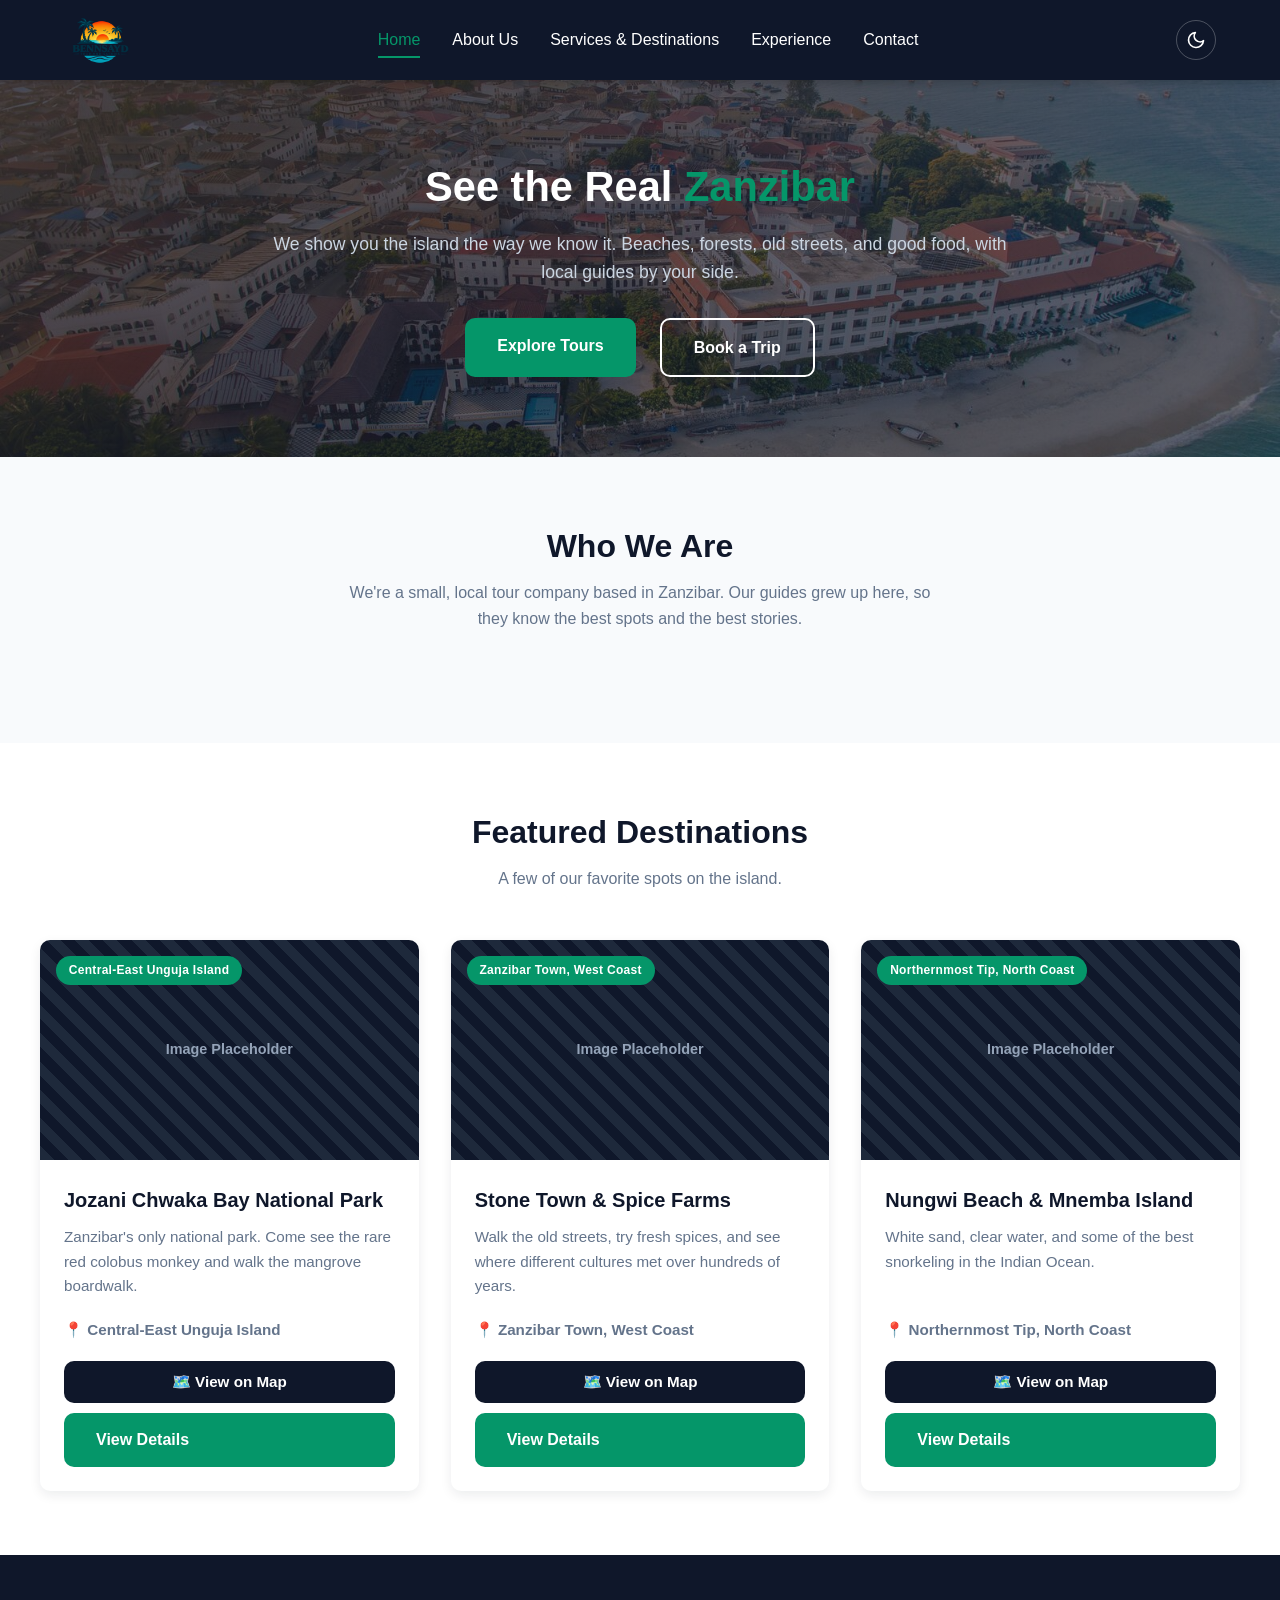
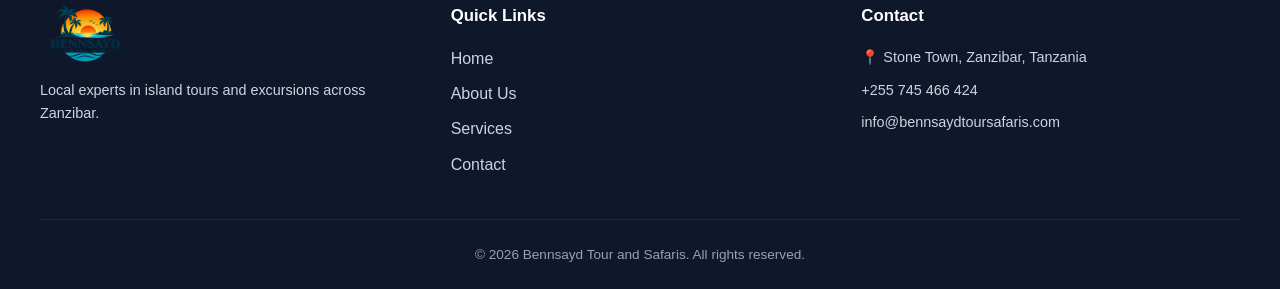
<file: index.html>
<!DOCTYPE html>
<html lang="en">
<head>
  <meta charset="UTF-8">
  <meta name="viewport" content="width=device-width, initial-scale=1.0">
  <title>Bennsayd Tour and Safaris | Safari & Tour Agency</title>
  <link rel="stylesheet" href="style.css">
  <script>
    // Applies saved theme (or system preference) before paint, so the
    // page never flashes light then switches to dark on load.
    (function() {
      const saved = localStorage.getItem('theme');
      const prefersDark = window.matchMedia && window.matchMedia('(prefers-color-scheme: dark)').matches;
      if (saved === 'dark' || (!saved && prefersDark)) {
        document.documentElement.classList.add('dark-theme');
      }
    })();
  </script>
</head>
<body>

  <header class="site-header">
    <nav class="navbar">
      <a href="index.html" class="logo"><img src="images/logo.png" alt="Bennsayd Tour and Safaris"></a>
      <ul class="nav-links" id="navLinks">
        <li><a href="index.html" class="active">Home</a></li>
        <li><a href="about.html">About Us</a></li>
        <li><a href="services.html">Services & Destinations</a></li>
        <li><a href="experience.html">Experience</a></li>
        <li><a href="contact.html">Contact</a></li>
      </ul>
            <button class="theme-toggle" aria-label="Toggle dark mode">
        <svg class="icon-moon" viewBox="0 0 24 24" fill="none" stroke-width="2" stroke-linecap="round" stroke-linejoin="round">
          <path d="M21 12.79A9 9 0 1 1 11.21 3 7 7 0 0 0 21 12.79z"></path>
        </svg>
        <svg class="icon-sun" viewBox="0 0 24 24" fill="none" stroke-width="2" stroke-linecap="round" stroke-linejoin="round">
          <circle cx="12" cy="12" r="5"></circle>
          <line x1="12" y1="1" x2="12" y2="3"></line>
          <line x1="12" y1="21" x2="12" y2="23"></line>
          <line x1="4.22" y1="4.22" x2="5.64" y2="5.64"></line>
          <line x1="18.36" y1="18.36" x2="19.78" y2="19.78"></line>
          <line x1="1" y1="12" x2="3" y2="12"></line>
          <line x1="21" y1="12" x2="23" y2="12"></line>
          <line x1="4.22" y1="19.78" x2="5.64" y2="18.36"></line>
          <line x1="18.36" y1="5.64" x2="19.78" y2="4.22"></line>
        </svg>
      </button>
      <button class="nav-toggle" id="navToggle" aria-label="Toggle navigation">
        <span></span>
        <span></span>
        <span></span>
      </button>
    </nav>
  </header>

  <section class="hero">
    <div class="hero-slider" id="heroSlider">
      <div class="hero-slide active" style="background-image: url('images/hero/hero-1-stonetown-aerial.jpg');"></div>
      <div class="hero-slide" style="background-image: url('images/hero/hero-2-stonetown-fort.jpg');"></div>
      <div class="hero-slide" style="background-image: url('images/hero/hero-3-beach-swing.jpg');"></div>
      <div class="hero-slide" style="background-image: url('images/hero/hero-4-stonetown-waterfront.jpg');"></div>
      <div class="hero-slide" style="background-image: url('images/hero/hero-5-dhow-sunset.jpg');"></div>
      <div class="hero-slide" style="background-image: url('images/hero/hero-6-forodhani-jump.jpg');"></div>
      <div class="hero-slide" style="background-image: url('images/hero/hero-7-rock-restaurant.jpg');"></div>
      <div class="hero-slide" style="background-image: url('images/hero/hero-8-stonetown-door.jpg');"></div>
    </div>
    <div class="hero-overlay"></div>
    <div class="hero-content">
      <h1>See the Real <span>Zanzibar</span></h1>
      <p>We show you the island the way we know it. Beaches, forests, old streets, and good food, with local guides by your side.</p>
      <div class="hero-buttons">
        <a href="services.html" class="btn btn-primary">Explore Tours</a>
        <a href="contact.html" class="btn btn-outline">Book a Trip</a>
      </div>
    </div>
  </section>

  <section class="section">
    <div class="section-title">
      <h2>Who We Are</h2>
      <p>We're a small, local tour company based in Zanzibar. Our guides grew up here, so they know the best spots and the best stories.</p>
    </div>
  </section>

  <section class="section bg-light">
    <div class="section-title">
      <h2>Featured Destinations</h2>
      <p>A few of our favorite spots on the island.</p>
    </div>
    <div class="grid">

      <div class="card">
        <div class="card-image placeholder">
          <span class="location-tag">Central-East Unguja Island</span>
          Image Placeholder
        </div>
        <div class="card-body">
          <h3>Jozani Chwaka Bay National Park</h3>
          <p>Zanzibar's only national park. Come see the rare red colobus monkey and walk the mangrove boardwalk.</p>
          <p class="card-location-line">📍 Central-East Unguja Island</p>
          <button class="btn-map" onclick="openMap('Jozani Chwaka Bay National Park, Zanzibar, Tanzania')">🗺️ View on Map</button>
          <a href="services.html" class="btn btn-primary">View Details</a>
        </div>
      </div>

      <div class="card">
        <div class="card-image placeholder">
          <span class="location-tag">Zanzibar Town, West Coast</span>
          Image Placeholder
        </div>
        <div class="card-body">
          <h3>Stone Town & Spice Farms</h3>
          <p>Walk the old streets, try fresh spices, and see where different cultures met over hundreds of years.</p>
          <p class="card-location-line">📍 Zanzibar Town, West Coast</p>
          <button class="btn-map" onclick="openMap('Stone Town, Zanzibar, Tanzania')">🗺️ View on Map</button>
          <a href="services.html" class="btn btn-primary">View Details</a>
        </div>
      </div>

      <div class="card">
        <div class="card-image placeholder">
          <span class="location-tag">Northernmost Tip, North Coast</span>
          Image Placeholder
        </div>
        <div class="card-body">
          <h3>Nungwi Beach & Mnemba Island</h3>
          <p>White sand, clear water, and some of the best snorkeling in the Indian Ocean.</p>
          <p class="card-location-line">📍 Northernmost Tip, North Coast</p>
          <button class="btn-map" onclick="openMap('Nungwi Beach, Zanzibar, Tanzania')">🗺️ View on Map</button>
          <a href="services.html" class="btn btn-primary">View Details</a>
        </div>
      </div>

    </div>
  </section>

  <!-- Map Modal -->
  <div class="map-overlay" id="mapModal">
    <div class="map-box">
      <button class="map-close" onclick="closeMap()">&times;</button>
      <iframe id="mapFrame" src="" loading="lazy" allowfullscreen></iframe>
    </div>
  </div>

  <footer class="site-footer">
    <div class="footer-grid">
      <div class="footer-col">
        <img src="images/logo.png" alt="Bennsayd Tour and Safaris" class="footer-logo">
        <p>Local experts in island tours and excursions across Zanzibar.</p>
      </div>
      <div class="footer-col">
        <h4>Quick Links</h4>
        <ul>
          <li><a href="index.html">Home</a></li>
          <li><a href="about.html">About Us</a></li>
          <li><a href="services.html">Services</a></li>
          <li><a href="contact.html">Contact</a></li>
        </ul>
      </div>
      <div class="footer-col">
        <h4>Contact</h4>
        <p>📍 Stone Town, Zanzibar, Tanzania</p>
        <p>+255 745 466 424</p>
        <p>info@bennsaydtoursafaris.com</p>
      </div>
    </div>
    <div class="footer-bottom">
      <p>&copy; 2026 Bennsayd Tour and Safaris. All rights reserved.</p>
    </div>
  </footer>

  <script src="app.js"></script>

  <script>
    const navToggle = document.getElementById('navToggle');
    const navLinks = document.getElementById('navLinks');
    navToggle.addEventListener('click', () => {
      navLinks.classList.toggle('open');
    });

    // Hero image slider - changes photo every 5 seconds
    const heroSlides = document.querySelectorAll('.hero-slide');
    let currentSlide = 0;

    function showNextSlide() {
      heroSlides[currentSlide].classList.remove('active');
      currentSlide = (currentSlide + 1) % heroSlides.length;
      heroSlides[currentSlide].classList.add('active');
    }

    setInterval(showNextSlide, 5000);

    function openMap(query) {
      const frame = document.getElementById('mapFrame');
      frame.src = 'https://www.google.com/maps?q=' + encodeURIComponent(query) + '&output=embed';
      document.getElementById('mapModal').classList.add('open');
    }

    function closeMap() {
      document.getElementById('mapModal').classList.remove('open');
      document.getElementById('mapFrame').src = '';
    }

    document.getElementById('mapModal').addEventListener('click', function(e) {
      if (e.target === this) closeMap();
    });

    document.addEventListener('keydown', function(e) {
      if (e.key === 'Escape' && document.getElementById('mapModal').classList.contains('open')) {
        closeMap();
      }
    });
  </script>

</body>
</html>
</file>
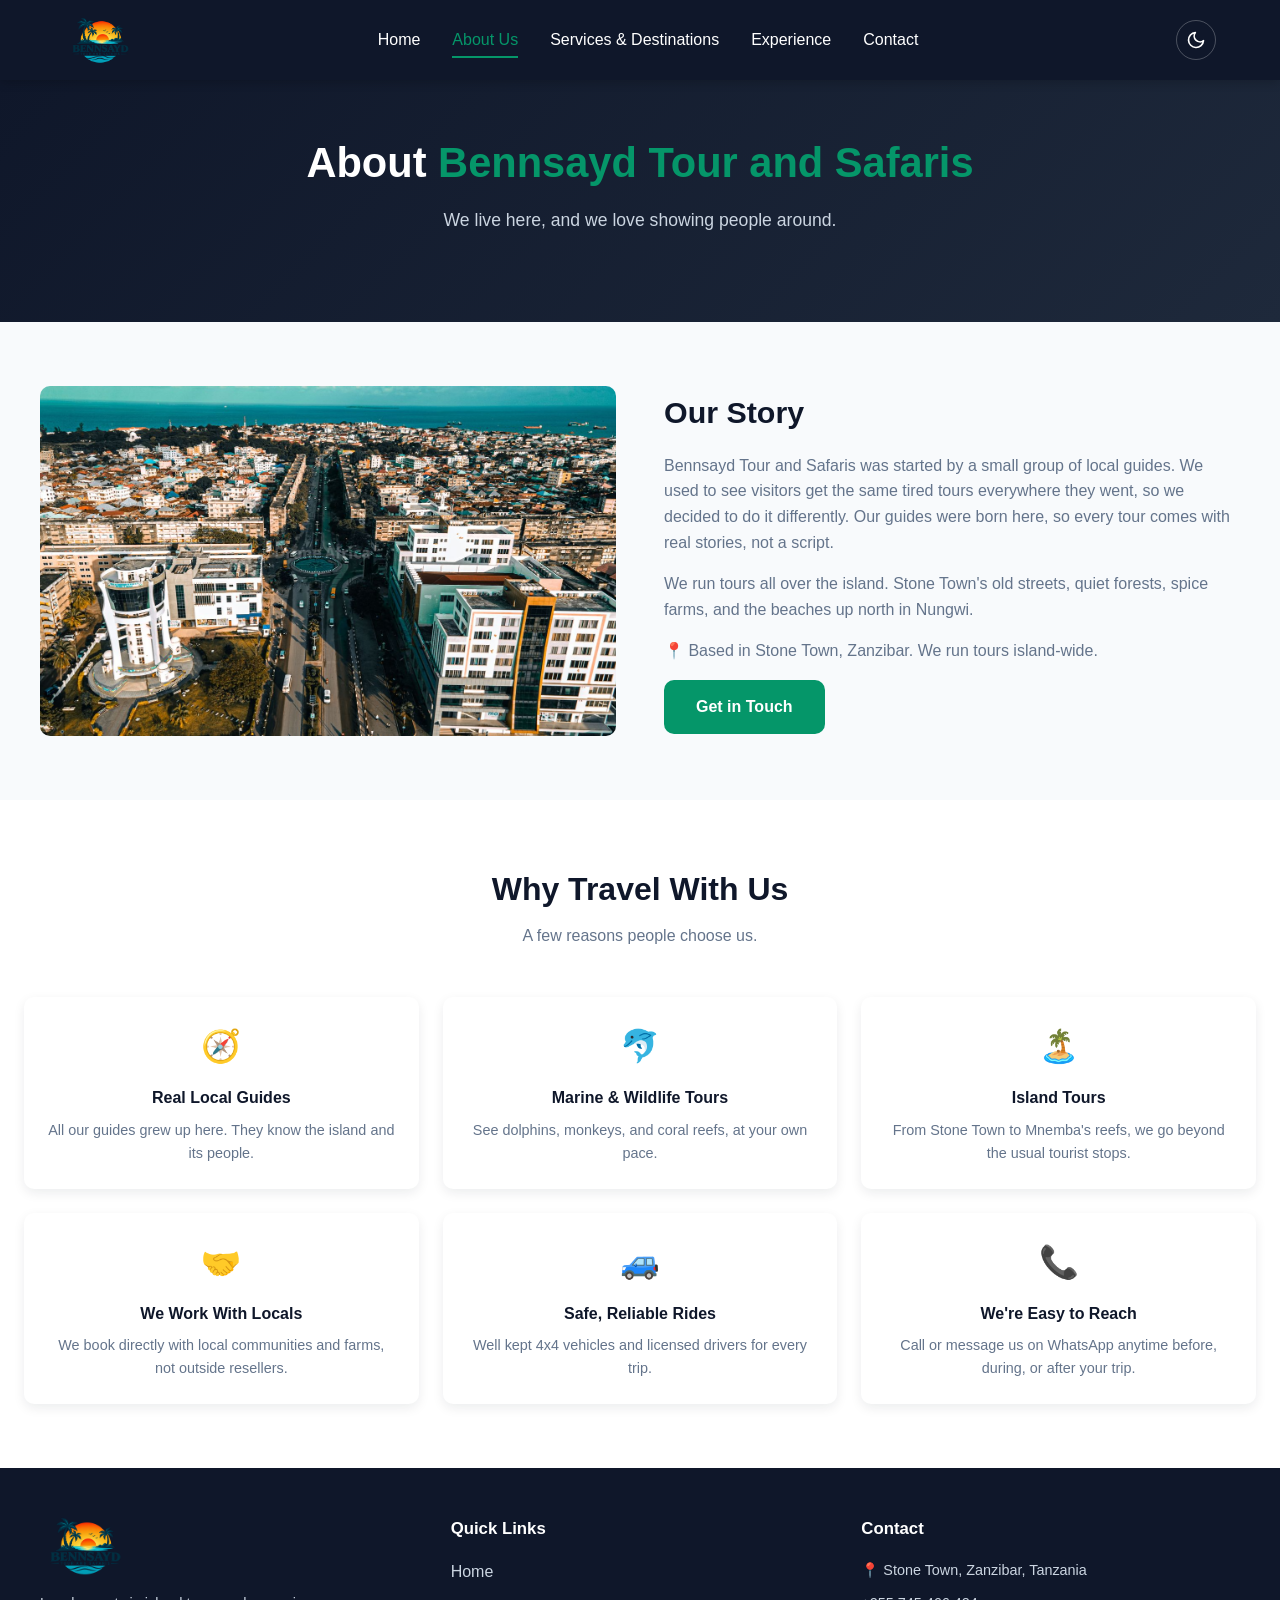
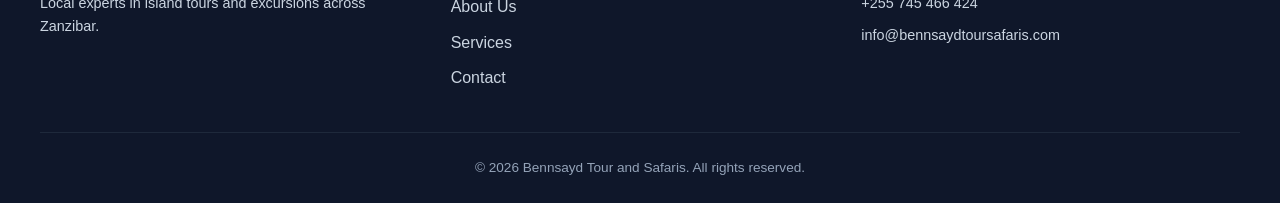
<file: about.html>
<!DOCTYPE html>
<html lang="en">
<head>
  <meta charset="UTF-8">
  <meta name="viewport" content="width=device-width, initial-scale=1.0">
  <title>About Us | Bennsayd Tour and Safaris</title>
  <link rel="stylesheet" href="style.css">
  <script>
    // Applies saved theme (or system preference) before paint, so the
    // page never flashes light then switches to dark on load.
    (function() {
      const saved = localStorage.getItem('theme');
      const prefersDark = window.matchMedia && window.matchMedia('(prefers-color-scheme: dark)').matches;
      if (saved === 'dark' || (!saved && prefersDark)) {
        document.documentElement.classList.add('dark-theme');
      }
    })();
  </script>
</head>
<body>

  <header class="site-header">
    <nav class="navbar">
      <a href="index.html" class="logo"><img src="images/logo.png" alt="Bennsayd Tour and Safaris"></a>
      <ul class="nav-links" id="navLinks">
        <li><a href="index.html">Home</a></li>
        <li><a href="about.html" class="active">About Us</a></li>
        <li><a href="services.html">Services & Destinations</a></li>
        <li><a href="experience.html">Experience</a></li>
        <li><a href="contact.html">Contact</a></li>
      </ul>
            <button class="theme-toggle" aria-label="Toggle dark mode">
        <svg class="icon-moon" viewBox="0 0 24 24" fill="none" stroke-width="2" stroke-linecap="round" stroke-linejoin="round">
          <path d="M21 12.79A9 9 0 1 1 11.21 3 7 7 0 0 0 21 12.79z"></path>
        </svg>
        <svg class="icon-sun" viewBox="0 0 24 24" fill="none" stroke-width="2" stroke-linecap="round" stroke-linejoin="round">
          <circle cx="12" cy="12" r="5"></circle>
          <line x1="12" y1="1" x2="12" y2="3"></line>
          <line x1="12" y1="21" x2="12" y2="23"></line>
          <line x1="4.22" y1="4.22" x2="5.64" y2="5.64"></line>
          <line x1="18.36" y1="18.36" x2="19.78" y2="19.78"></line>
          <line x1="1" y1="12" x2="3" y2="12"></line>
          <line x1="21" y1="12" x2="23" y2="12"></line>
          <line x1="4.22" y1="19.78" x2="5.64" y2="18.36"></line>
          <line x1="18.36" y1="5.64" x2="19.78" y2="4.22"></line>
        </svg>
      </button>
      <button class="nav-toggle" id="navToggle" aria-label="Toggle navigation">
        <span></span>
        <span></span>
        <span></span>
      </button>
    </nav>
  </header>

  <section class="hero" style="padding: 3.5rem 1.5rem;">
    <div class="hero-content">
      <h1>About <span>Bennsayd Tour and Safaris</span></h1>
      <p>We live here, and we love showing people around.</p>
    </div>
  </section>

  <section class="section">
    <div class="intro-flex">
      <div class="image-block">
        <img src="images/zanzibar-city-aerial.jpg" alt="Aerial view of Zanzibar City">
      </div>
      <div class="text-block">
        <h2>Our Story</h2>
        <p>Bennsayd Tour and Safaris was started by a small group of local guides. We used to see visitors get the same tired tours everywhere they went, so we decided to do it differently. Our guides were born here, so every tour comes with real stories, not a script.</p>
        <p>We run tours all over the island. Stone Town's old streets, quiet forests, spice farms, and the beaches up north in Nungwi.</p>
        <p>📍 Based in Stone Town, Zanzibar. We run tours island-wide.</p>
        <a href="contact.html" class="btn btn-primary">Get in Touch</a>
      </div>
    </div>
  </section>

  <section class="section bg-light">
    <div class="section-title">
      <h2>Why Travel With Us</h2>
      <p>A few reasons people choose us.</p>
    </div>
    <div class="feature-list">

      <div class="feature-item">
        <div class="icon">🧭</div>
        <h4>Real Local Guides</h4>
        <p>All our guides grew up here. They know the island and its people.</p>
      </div>

      <div class="feature-item">
        <div class="icon">🐬</div>
        <h4>Marine & Wildlife Tours</h4>
        <p>See dolphins, monkeys, and coral reefs, at your own pace.</p>
      </div>

      <div class="feature-item">
        <div class="icon">🏝️</div>
        <h4>Island Tours</h4>
        <p>From Stone Town to Mnemba's reefs, we go beyond the usual tourist stops.</p>
      </div>

      <div class="feature-item">
        <div class="icon">🤝</div>
        <h4>We Work With Locals</h4>
        <p>We book directly with local communities and farms, not outside resellers.</p>
      </div>

      <div class="feature-item">
        <div class="icon">🚙</div>
        <h4>Safe, Reliable Rides</h4>
        <p>Well kept 4x4 vehicles and licensed drivers for every trip.</p>
      </div>

      <div class="feature-item">
        <div class="icon">📞</div>
        <h4>We're Easy to Reach</h4>
        <p>Call or message us on WhatsApp anytime before, during, or after your trip.</p>
      </div>

    </div>
  </section>

  <footer class="site-footer">
    <div class="footer-grid">
      <div class="footer-col">
        <img src="images/logo.png" alt="Bennsayd Tour and Safaris" class="footer-logo">
        <p>Local experts in island tours and excursions across Zanzibar.</p>
      </div>
      <div class="footer-col">
        <h4>Quick Links</h4>
        <ul>
          <li><a href="index.html">Home</a></li>
          <li><a href="about.html">About Us</a></li>
          <li><a href="services.html">Services</a></li>
          <li><a href="contact.html">Contact</a></li>
        </ul>
      </div>
      <div class="footer-col">
        <h4>Contact</h4>
        <p>📍 Stone Town, Zanzibar, Tanzania</p>
        <p>+255 745 466 424</p>
        <p>info@bennsaydtoursafaris.com</p>
      </div>
    </div>
    <div class="footer-bottom">
      <p>&copy; 2026 Bennsayd Tour and Safaris. All rights reserved.</p>
    </div>
  </footer>

  <script src="app.js"></script>

  <script>
    const navToggle = document.getElementById('navToggle');
    const navLinks = document.getElementById('navLinks');
    navToggle.addEventListener('click', () => {
      navLinks.classList.toggle('open');
    });
  </script>

</body>
</html>
</file>
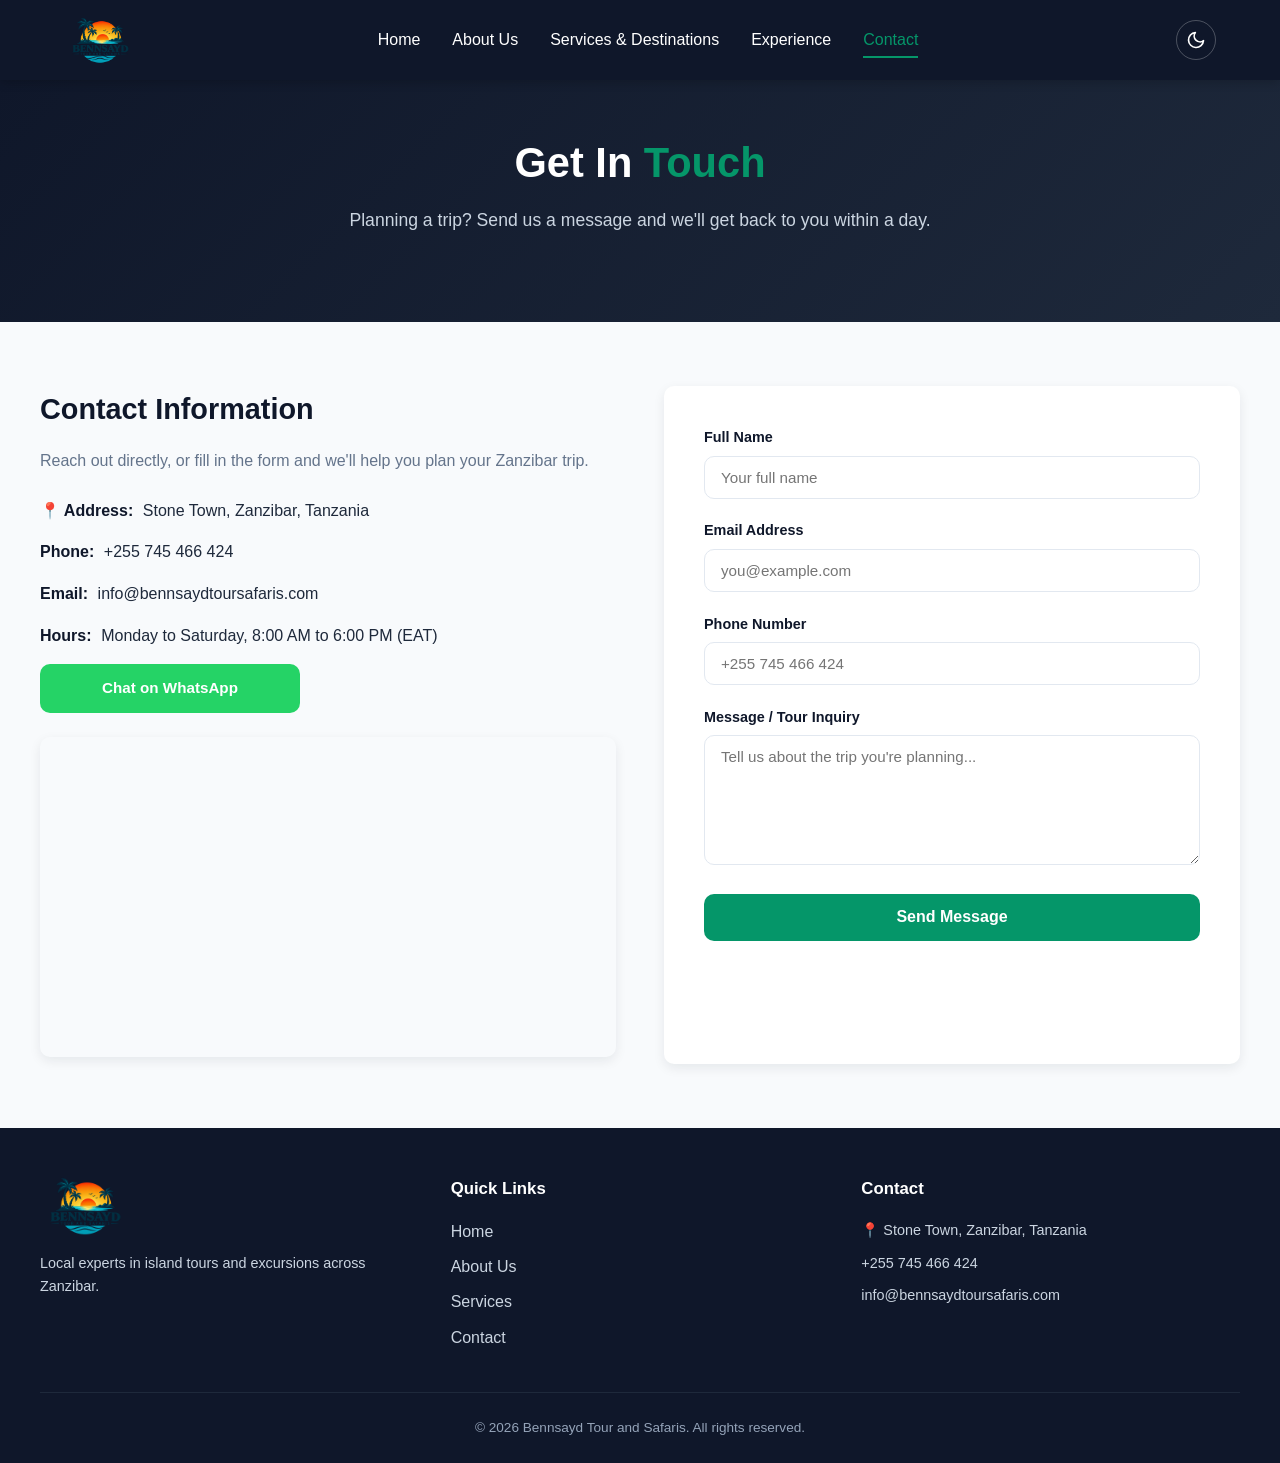
<file: contact.html>
<!DOCTYPE html>
<html lang="en">
<head>
  <meta charset="UTF-8">
  <meta name="viewport" content="width=device-width, initial-scale=1.0">
  <title>Contact Us | Bennsayd Tour and Safaris</title>
  <link rel="stylesheet" href="style.css">
  <script>
    // Applies saved theme (or system preference) before paint, so the
    // page never flashes light then switches to dark on load.
    (function() {
      const saved = localStorage.getItem('theme');
      const prefersDark = window.matchMedia && window.matchMedia('(prefers-color-scheme: dark)').matches;
      if (saved === 'dark' || (!saved && prefersDark)) {
        document.documentElement.classList.add('dark-theme');
      }
    })();
  </script>
</head>
<body>

  <header class="site-header">
    <nav class="navbar">
      <a href="index.html" class="logo"><img src="images/logo.png" alt="Bennsayd Tour and Safaris"></a>
      <ul class="nav-links" id="navLinks">
        <li><a href="index.html">Home</a></li>
        <li><a href="about.html">About Us</a></li>
        <li><a href="services.html">Services & Destinations</a></li>
        <li><a href="experience.html">Experience</a></li>
        <li><a href="contact.html" class="active">Contact</a></li>
      </ul>
            <button class="theme-toggle" aria-label="Toggle dark mode">
        <svg class="icon-moon" viewBox="0 0 24 24" fill="none" stroke-width="2" stroke-linecap="round" stroke-linejoin="round">
          <path d="M21 12.79A9 9 0 1 1 11.21 3 7 7 0 0 0 21 12.79z"></path>
        </svg>
        <svg class="icon-sun" viewBox="0 0 24 24" fill="none" stroke-width="2" stroke-linecap="round" stroke-linejoin="round">
          <circle cx="12" cy="12" r="5"></circle>
          <line x1="12" y1="1" x2="12" y2="3"></line>
          <line x1="12" y1="21" x2="12" y2="23"></line>
          <line x1="4.22" y1="4.22" x2="5.64" y2="5.64"></line>
          <line x1="18.36" y1="18.36" x2="19.78" y2="19.78"></line>
          <line x1="1" y1="12" x2="3" y2="12"></line>
          <line x1="21" y1="12" x2="23" y2="12"></line>
          <line x1="4.22" y1="19.78" x2="5.64" y2="18.36"></line>
          <line x1="18.36" y1="5.64" x2="19.78" y2="4.22"></line>
        </svg>
      </button>
      <button class="nav-toggle" id="navToggle" aria-label="Toggle navigation">
        <span></span>
        <span></span>
        <span></span>
      </button>
    </nav>
  </header>

  <section class="hero" style="padding: 3.5rem 1.5rem;">
    <div class="hero-content">
      <h1>Get In <span>Touch</span></h1>
      <p>Planning a trip? Send us a message and we'll get back to you within a day.</p>
    </div>
  </section>

  <section class="section">
    <div class="contact-wrapper">

      <div class="contact-info">
        <h2>Contact Information</h2>
        <p>Reach out directly, or fill in the form and we'll help you plan your Zanzibar trip.</p>
        <ul>
          <li><strong>📍 Address:</strong> Stone Town, Zanzibar, Tanzania</li>
          <li><strong>Phone:</strong> +255 745 466 424</li>
          <li><strong>Email:</strong> info@bennsaydtoursafaris.com</li>
          <li><strong>Hours:</strong> Monday to Saturday, 8:00 AM to 6:00 PM (EAT)</li>
        </ul>
        <a href="https://wa.me/255745466424?text=Hello,%20I%20want%20to%20book...%20" class="btn-whatsapp" target="_blank" rel="noopener" style="max-width: 260px;">
          Chat on WhatsApp
        </a>
        <iframe class="contact-map-embed" src="https://www.google.com/maps?q=Stone%20Town%2C%20Zanzibar%2C%20Tanzania&output=embed" loading="lazy"></iframe>
      </div>

      <div class="contact-form">
        <form action="https://api.web3forms.com/submit" method="POST">
          <!-- Add your Web3Forms key below before publishing the form. -->
          <input type="hidden" name="access_key" value="">

          <div class="form-group">
            <label for="name">Full Name</label>
            <input type="text" id="name" name="name" placeholder="Your full name" required>
          </div>

          <div class="form-group">
            <label for="email">Email Address</label>
            <input type="email" id="email" name="email" placeholder="you@example.com" required>
          </div>

          <div class="form-group">
            <label for="phone">Phone Number</label>
            <input type="tel" id="phone" name="phone" placeholder="+255 745 466 424">
          </div>

          <div class="form-group">
            <label for="message">Message / Tour Inquiry</label>
            <textarea id="message" name="message" placeholder="Tell us about the trip you're planning..." required></textarea>
          </div>

          <button type="submit" class="btn btn-primary">Send Message</button>
        </form>
      </div>

    </div>
  </section>

  <footer class="site-footer">
    <div class="footer-grid">
      <div class="footer-col">
        <img src="images/logo.png" alt="Bennsayd Tour and Safaris" class="footer-logo">
        <p>Local experts in island tours and excursions across Zanzibar.</p>
      </div>
      <div class="footer-col">
        <h4>Quick Links</h4>
        <ul>
          <li><a href="index.html">Home</a></li>
          <li><a href="about.html">About Us</a></li>
          <li><a href="services.html">Services</a></li>
          <li><a href="contact.html">Contact</a></li>
        </ul>
      </div>
      <div class="footer-col">
        <h4>Contact</h4>
        <p>📍 Stone Town, Zanzibar, Tanzania</p>
        <p>+255 745 466 424</p>
        <p>info@bennsaydtoursafaris.com</p>
      </div>
    </div>
    <div class="footer-bottom">
      <p>&copy; 2026 Bennsayd Tour and Safaris. All rights reserved.</p>
    </div>
  </footer>

  <script src="app.js"></script>

  <script>
    const navToggle = document.getElementById('navToggle');
    const navLinks = document.getElementById('navLinks');
    navToggle.addEventListener('click', () => {
      navLinks.classList.toggle('open');
    });
  </script>

</body>
</html>
</file>
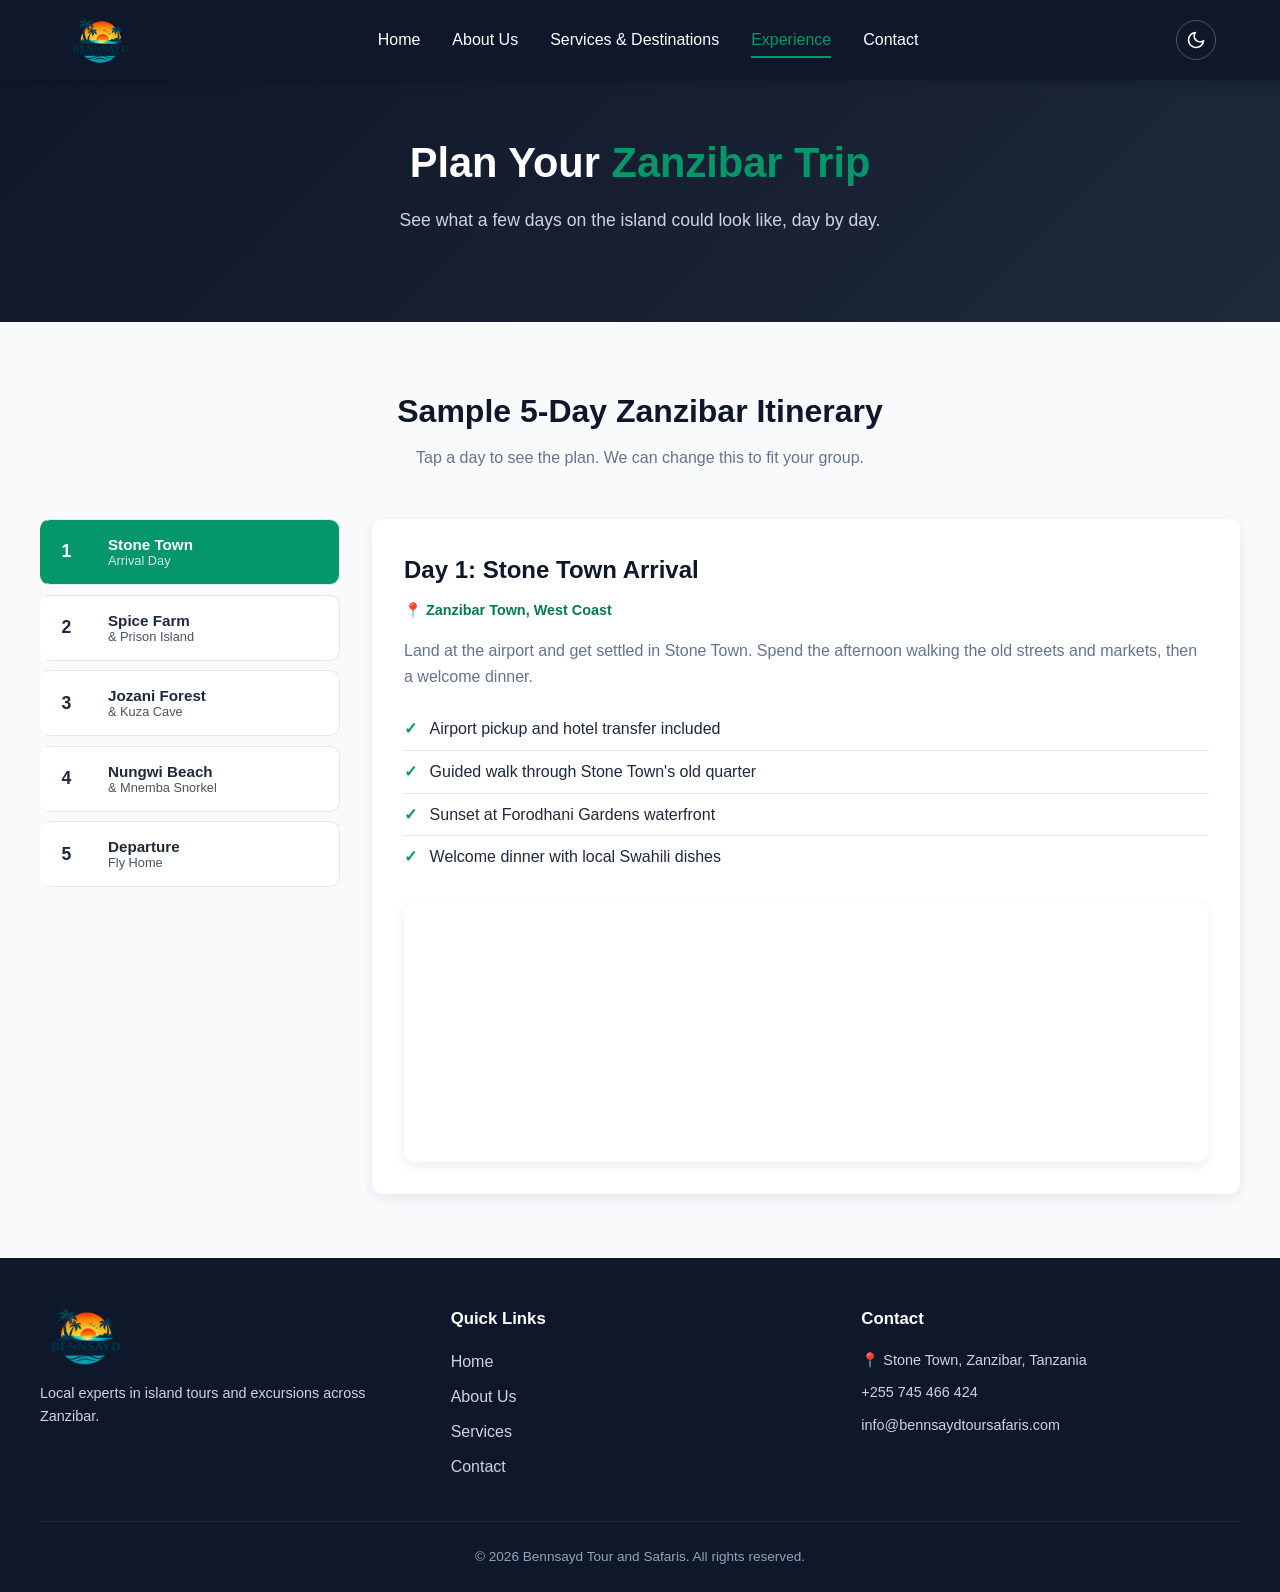
<file: experience.html>
<!DOCTYPE html>
<html lang="en">
<head>
  <meta charset="UTF-8">
  <meta name="viewport" content="width=device-width, initial-scale=1.0">
  <title>Experience | Bennsayd Tour and Safaris</title>
  <link rel="stylesheet" href="style.css">
  <script>
    // Applies saved theme (or system preference) before paint, so the
    // page never flashes light then switches to dark on load.
    (function() {
      const saved = localStorage.getItem('theme');
      const prefersDark = window.matchMedia && window.matchMedia('(prefers-color-scheme: dark)').matches;
      if (saved === 'dark' || (!saved && prefersDark)) {
        document.documentElement.classList.add('dark-theme');
      }
    })();
  </script>
</head>
<body>

  <header class="site-header">
    <nav class="navbar">
      <a href="index.html" class="logo"><img src="images/logo.png" alt="Bennsayd Tour and Safaris"></a>
      <ul class="nav-links" id="navLinks">
        <li><a href="index.html">Home</a></li>
        <li><a href="about.html">About Us</a></li>
        <li><a href="services.html">Services & Destinations</a></li>
        <li><a href="experience.html" class="active">Experience</a></li>
        <li><a href="contact.html">Contact</a></li>
      </ul>
      <button class="theme-toggle" aria-label="Toggle dark mode">
        <svg class="icon-moon" viewBox="0 0 24 24" fill="none" stroke-width="2" stroke-linecap="round" stroke-linejoin="round">
          <path d="M21 12.79A9 9 0 1 1 11.21 3 7 7 0 0 0 21 12.79z"></path>
        </svg>
        <svg class="icon-sun" viewBox="0 0 24 24" fill="none" stroke-width="2" stroke-linecap="round" stroke-linejoin="round">
          <circle cx="12" cy="12" r="5"></circle>
          <line x1="12" y1="1" x2="12" y2="3"></line>
          <line x1="12" y1="21" x2="12" y2="23"></line>
          <line x1="4.22" y1="4.22" x2="5.64" y2="5.64"></line>
          <line x1="18.36" y1="18.36" x2="19.78" y2="19.78"></line>
          <line x1="1" y1="12" x2="3" y2="12"></line>
          <line x1="21" y1="12" x2="23" y2="12"></line>
          <line x1="4.22" y1="19.78" x2="5.64" y2="18.36"></line>
          <line x1="18.36" y1="5.64" x2="19.78" y2="4.22"></line>
        </svg>
      </button>
      <button class="nav-toggle" id="navToggle" aria-label="Toggle navigation">
        <span></span>
        <span></span>
        <span></span>
      </button>
    </nav>
  </header>

  <section class="hero" style="padding: 3.5rem 1.5rem;">
    <div class="hero-content">
      <h1>Plan Your <span>Zanzibar Trip</span></h1>
      <p>See what a few days on the island could look like, day by day.</p>
    </div>
  </section>

  <!-- ================= ITINERARY BUILDER ================= -->
  <section class="experience-section">
    <div class="section-title">
      <h2>Sample 5-Day Zanzibar Itinerary</h2>
      <p>Tap a day to see the plan. We can change this to fit your group.</p>
    </div>

    <div class="itinerary-wrap">
      <div class="itinerary-days">
        <button class="day-tab active">
          <span class="day-number">1</span>
          <span class="day-label"><strong>Stone Town</strong><span>Arrival Day</span></span>
        </button>
        <button class="day-tab">
          <span class="day-number">2</span>
          <span class="day-label"><strong>Spice Farm</strong><span>& Prison Island</span></span>
        </button>
        <button class="day-tab">
          <span class="day-number">3</span>
          <span class="day-label"><strong>Jozani Forest</strong><span>& Kuza Cave</span></span>
        </button>
        <button class="day-tab">
          <span class="day-number">4</span>
          <span class="day-label"><strong>Nungwi Beach</strong><span>& Mnemba Snorkel</span></span>
        </button>
        <button class="day-tab">
          <span class="day-number">5</span>
          <span class="day-label"><strong>Departure</strong><span>Fly Home</span></span>
        </button>
      </div>

      <div class="itinerary-detail" id="itineraryDetail">
        <!-- Filled in by app.js on page load -->
      </div>
    </div>
  </section>


  <footer class="site-footer">
    <div class="footer-grid">
      <div class="footer-col">
        <img src="images/logo.png" alt="Bennsayd Tour and Safaris" class="footer-logo">
        <p>Local experts in island tours and excursions across Zanzibar.</p>
      </div>
      <div class="footer-col">
        <h4>Quick Links</h4>
        <ul>
          <li><a href="index.html">Home</a></li>
          <li><a href="about.html">About Us</a></li>
          <li><a href="services.html">Services</a></li>
          <li><a href="contact.html">Contact</a></li>
        </ul>
      </div>
      <div class="footer-col">
        <h4>Contact</h4>
        <p>📍 Stone Town, Zanzibar, Tanzania</p>
        <p>+255 745 466 424</p>
        <p>info@bennsaydtoursafaris.com</p>
      </div>
    </div>
    <div class="footer-bottom">
      <p>&copy; 2026 Bennsayd Tour and Safaris. All rights reserved.</p>
    </div>
  </footer>

  <script src="app.js"></script>
  <script>
    const navToggle = document.getElementById('navToggle');
    const navLinks = document.getElementById('navLinks');
    navToggle.addEventListener('click', () => {
      navLinks.classList.toggle('open');
    });
  </script>

</body>
</html>
</file>
<file: style.css>
:root {
  --color-primary: #0f172a;
  --color-primary-light: #1e293b;
  --color-accent: #059669;
  --color-accent-dark: #047857;
  --color-bg: #f8fafc;
  --color-white: #ffffff;
  --color-text: #1e293b;
  --color-text-light: #64748b;
  --color-border: #e2e8f0;
  --whatsapp-green: #25d366;
  --whatsapp-green-dark: #1ea952;

  --font-main: 'Segoe UI', Tahoma, Geneva, Verdana, sans-serif;
  --max-width: 1200px;
  --radius: 10px;
  --shadow: 0 4px 12px rgba(15, 23, 42, 0.08);
  --shadow-hover: 0 8px 24px rgba(15, 23, 42, 0.14);
  --transition: all 0.25s ease;
}

/* Dark mode: same brand colors (navy + emerald), darker surfaces.
   Toggled by adding .dark-theme to <html> (see theme-toggle script). */
html.dark-theme {
  --color-bg: #0b1220;
  --color-white: #16213a;
  --color-text: #e2e8f0;
  --color-text-light: #94a3b8;
  --color-border: #2a3a55;
  --color-primary-light: #1e293b;
  --shadow: 0 4px 12px rgba(0, 0, 0, 0.35);
  --shadow-hover: 0 8px 24px rgba(0, 0, 0, 0.45);
}

html.dark-theme .card-image.placeholder {
  background: repeating-linear-gradient(
    45deg,
    #16213a,
    #16213a 10px,
    #0b1220 10px,
    #0b1220 20px
  );
}

* {
  margin: 0;
  padding: 0;
  box-sizing: border-box;
}

html {
  scroll-behavior: smooth;
}

body {
  font-family: var(--font-main);
  background-color: var(--color-bg);
  color: var(--color-text);
  line-height: 1.6;
}

img {
  max-width: 100%;
  display: block;
}

a {
  text-decoration: none;
  color: inherit;
}

ul {
  list-style: none;
}

.container {
  max-width: var(--max-width);
  margin: 0 auto;
  padding: 0 1.5rem;
}

/* ===== NAVIGATION ===== */
.site-header {
  position: sticky;
  top: 0;
  z-index: 1000;
  background-color: var(--color-primary);
  box-shadow: 0 2px 10px rgba(0, 0, 0, 0.2);
}

.navbar {
  display: flex;
  align-items: center;
  justify-content: space-between;
  padding: 1rem 1.5rem;
  max-width: var(--max-width);
  margin: 0 auto;
  position: relative;
}

.logo {
  color: var(--color-white);
  font-size: 1.4rem;
  font-weight: 700;
  letter-spacing: 0.5px;
  display: flex;
  align-items: center;
}

.logo img {
  height: 48px;
  width: auto;
  display: block;
}

.logo span {
  color: var(--color-accent);
}

.footer-logo {
  height: 60px;
  width: auto;
  margin-bottom: 1rem;
  display: block;
}

.nav-links {
  display: flex;
  gap: 2rem;
}

.nav-links a {
  color: var(--color-white);
  font-weight: 500;
  padding: 0.5rem 0;
  border-bottom: 2px solid transparent;
  transition: var(--transition);
}

.nav-links a:hover,
.nav-links a.active {
  color: var(--color-accent);
  border-bottom: 2px solid var(--color-accent);
}

.nav-toggle {
  display: none;
  flex-direction: column;
  gap: 5px;
  background: none;
  border: none;
  cursor: pointer;
}

.nav-toggle span {
  width: 26px;
  height: 3px;
  background-color: var(--color-white);
  border-radius: 2px;
}

/* ===== THEME TOGGLE ===== */
.theme-toggle {
  background: none;
  border: 1px solid rgba(255, 255, 255, 0.25);
  color: var(--color-white);
  width: 40px;
  height: 40px;
  border-radius: 50%;
  cursor: pointer;
  display: flex;
  align-items: center;
  justify-content: center;
  transition: var(--transition);
  margin-left: 1rem;
}

.theme-toggle:hover {
  border-color: var(--color-accent);
  background-color: rgba(5, 150, 105, 0.15);
}

.theme-toggle svg {
  width: 20px;
  height: 20px;
  stroke: var(--color-white);
}

.theme-toggle .icon-moon {
  display: block;
}

.theme-toggle .icon-sun {
  display: none;
}

html.dark-theme .theme-toggle .icon-moon {
  display: none;
}

html.dark-theme .theme-toggle .icon-sun {
  display: block;
}

/* ===== HERO ===== */
.hero {
  position: relative;
  background: linear-gradient(135deg, var(--color-primary) 0%, var(--color-primary-light) 100%);
  color: var(--color-white);
  padding: 5rem 1.5rem;
  text-align: center;
  overflow: hidden;
}

.hero-slider {
  position: absolute;
  top: 0;
  left: 0;
  width: 100%;
  height: 100%;
  z-index: 0;
}

.hero-slide {
  position: absolute;
  top: 0;
  left: 0;
  width: 100%;
  height: 100%;
  background-size: cover;
  background-position: center;
  opacity: 0;
  transition: opacity 1.5s ease-in-out;
}

.hero-slide.active {
  opacity: 1;
}

.hero-overlay {
  position: absolute;
  top: 0;
  left: 0;
  width: 100%;
  height: 100%;
  background: linear-gradient(135deg, rgba(15, 23, 42, 0.75) 0%, rgba(15, 23, 42, 0.55) 100%);
  z-index: 1;
}

.hero-content {
  position: relative;
  z-index: 2;
  max-width: 750px;
  margin: 0 auto;
}

.hero h1 {
  font-size: 2.6rem;
  margin-bottom: 1rem;
  line-height: 1.3;
}

.hero h1 span {
  color: var(--color-accent);
}

.hero p {
  font-size: 1.1rem;
  color: #cbd5e1;
  margin-bottom: 2rem;
}

.btn {
  display: inline-block;
  padding: 0.9rem 2rem;
  border-radius: var(--radius);
  font-weight: 600;
  cursor: pointer;
  border: none;
  transition: var(--transition);
}

.btn-primary {
  background-color: var(--color-accent);
  color: var(--color-white);
}

.btn-primary:hover {
  background-color: var(--color-accent-dark);
  transform: translateY(-2px);
}

.btn-outline {
  background-color: transparent;
  color: var(--color-white);
  border: 2px solid var(--color-white);
  margin-left: 1rem;
}

.btn-outline:hover {
  background-color: var(--color-white);
  color: var(--color-primary);
}

.hero-buttons {
  display: flex;
  justify-content: center;
  flex-wrap: wrap;
  gap: 0.5rem;
}

/* ===== SECTIONS ===== */
.section {
  padding: 4rem 1.5rem;
}

.section-title {
  text-align: center;
  margin-bottom: 3rem;
}

.section-title h2 {
  font-size: 2rem;
  color: var(--color-primary);
  margin-bottom: 0.5rem;
}

.section-title p {
  color: var(--color-text-light);
  max-width: 600px;
  margin: 0 auto;
}

.bg-light {
  background-color: var(--color-white);
}

/* ===== GRID / CARDS ===== */
.grid {
  display: grid;
  grid-template-columns: repeat(3, 1fr);
  gap: 2rem;
  max-width: var(--max-width);
  margin: 0 auto;
}

.card {
  background-color: var(--color-white);
  border-radius: var(--radius);
  overflow: hidden;
  box-shadow: var(--shadow);
  transition: var(--transition);
  display: flex;
  flex-direction: column;
}

.card:hover {
  box-shadow: var(--shadow-hover);
  transform: translateY(-4px);
}

.card-image {
  width: 100%;
  height: 220px;
  background-color: var(--color-primary-light);
  background-size: cover;
  background-position: center;
  position: relative;
  display: flex;
  align-items: flex-end;
  color: var(--color-white);
  font-size: 0.9rem;
  cursor: pointer;
}

.card-image.placeholder {
  display: flex;
  align-items: center;
  justify-content: center;
  color: #94a3b8;
  font-weight: 600;
  background: repeating-linear-gradient(
    45deg,
    #1e293b,
    #1e293b 10px,
    #0f172a 10px,
    #0f172a 20px
  );
}

.location-tag {
  display: inline-block;
  background-color: var(--color-accent);
  color: var(--color-white);
  font-size: 0.75rem;
  font-weight: 600;
  padding: 0.3rem 0.8rem;
  border-radius: 50px;
  position: absolute;
  top: 1rem;
  left: 1rem;
  letter-spacing: 0.3px;
}

.card-body {
  padding: 1.5rem;
  display: flex;
  flex-direction: column;
  flex-grow: 1;
}

.card-body h3 {
  color: var(--color-primary);
  font-size: 1.25rem;
  margin-bottom: 0.6rem;
}

.card-body p {
  color: var(--color-text-light);
  font-size: 0.95rem;
  margin-bottom: 1.2rem;
  flex-grow: 1;
}

.card-location-line {
  display: flex;
  align-items: center;
  gap: 0.4rem;
  color: var(--color-accent-dark);
  font-size: 0.85rem;
  font-weight: 700;
  margin-bottom: 0.9rem;
  flex-grow: 0 !important;
}

/* ===== WHATSAPP BUTTON ===== */
.btn-whatsapp {
  display: flex;
  align-items: center;
  justify-content: center;
  gap: 0.5rem;
  background-color: var(--whatsapp-green);
  color: var(--color-white);
  padding: 0.75rem 1rem;
  border-radius: var(--radius);
  font-weight: 600;
  font-size: 0.95rem;
  transition: var(--transition);
}

.btn-whatsapp:hover {
  background-color: var(--whatsapp-green-dark);
}

/* ===== ABOUT / INTRO ===== */
.intro-flex {
  display: flex;
  align-items: center;
  gap: 3rem;
  max-width: var(--max-width);
  margin: 0 auto;
  flex-wrap: wrap;
}

.intro-flex .text-block {
  flex: 1;
  min-width: 300px;
}

.intro-flex .image-block {
  flex: 1;
  min-width: 300px;
  height: 350px;
  border-radius: var(--radius);
  overflow: hidden;
  background: repeating-linear-gradient(
    45deg,
    #1e293b,
    #1e293b 10px,
    #0f172a 10px,
    #0f172a 20px
  );
  display: flex;
  align-items: center;
  justify-content: center;
  color: #94a3b8;
  font-weight: 600;
}

.intro-flex .image-block img {
  width: 100%;
  height: 100%;
  object-fit: cover;
}

.text-block h2 {
  color: var(--color-primary);
  font-size: 1.9rem;
  margin-bottom: 1rem;
}

.text-block p {
  margin-bottom: 1rem;
  color: var(--color-text-light);
}

.feature-list {
  display: grid;
  grid-template-columns: repeat(3, 1fr);
  gap: 1.5rem;
  margin-top: 1rem;
}

.feature-item {
  background-color: var(--color-white);
  padding: 1.5rem;
  border-radius: var(--radius);
  box-shadow: var(--shadow);
  text-align: center;
}

.feature-item .icon {
  font-size: 2rem;
  margin-bottom: 0.8rem;
}

.feature-item h4 {
  color: var(--color-primary);
  margin-bottom: 0.5rem;
}

.feature-item p {
  color: var(--color-text-light);
  font-size: 0.9rem;
}

/* ===== CONTACT FORM ===== */
.contact-wrapper {
  display: grid;
  grid-template-columns: 1fr 1fr;
  gap: 3rem;
  max-width: var(--max-width);
  margin: 0 auto;
}

.contact-info h2 {
  color: var(--color-primary);
  margin-bottom: 1rem;
  font-size: 1.8rem;
}

.contact-info p {
  color: var(--color-text-light);
  margin-bottom: 1.5rem;
}

.contact-info ul li {
  margin-bottom: 1rem;
  color: var(--color-text);
  display: flex;
  gap: 0.6rem;
}

.contact-info ul li strong {
  color: var(--color-primary);
}

.contact-form {
  background-color: var(--color-white);
  padding: 2.5rem;
  border-radius: var(--radius);
  box-shadow: var(--shadow);
}

.form-group {
  margin-bottom: 1.3rem;
}

.form-group label {
  display: block;
  font-weight: 600;
  margin-bottom: 0.4rem;
  color: var(--color-primary);
  font-size: 0.9rem;
}

.form-group input,
.form-group textarea {
  width: 100%;
  padding: 0.75rem 1rem;
  border: 1px solid var(--color-border);
  border-radius: var(--radius);
  font-family: var(--font-main);
  font-size: 0.95rem;
  transition: var(--transition);
}

.form-group input:focus,
.form-group textarea:focus {
  outline: none;
  border-color: var(--color-accent);
  box-shadow: 0 0 0 3px rgba(5, 150, 105, 0.15);
}

.form-group textarea {
  resize: vertical;
  min-height: 130px;
}

.contact-form .btn-primary {
  width: 100%;
  border: none;
  cursor: pointer;
  font-size: 1rem;
}

/* ===== FOOTER ===== */
.site-footer {
  background-color: var(--color-primary);
  color: #cbd5e1;
  padding: 3rem 1.5rem 1.5rem;
}

.footer-grid {
  display: grid;
  grid-template-columns: repeat(3, 1fr);
  gap: 2rem;
  max-width: var(--max-width);
  margin: 0 auto;
  padding-bottom: 2rem;
  border-bottom: 1px solid var(--color-primary-light);
}

.footer-col h4 {
  color: var(--color-white);
  margin-bottom: 1rem;
  font-size: 1.05rem;
}

.footer-col ul li {
  margin-bottom: 0.6rem;
}

.footer-col ul li a:hover {
  color: var(--color-accent);
}

.footer-col p {
  font-size: 0.9rem;
  margin-bottom: 0.6rem;
}

.footer-bottom {
  text-align: center;
  padding-top: 1.5rem;
  font-size: 0.85rem;
  color: #94a3b8;
}

/* ===== RESPONSIVE ===== */
@media (max-width: 900px) {
  .grid {
    grid-template-columns: repeat(2, 1fr);
  }

  .feature-list {
    grid-template-columns: repeat(2, 1fr);
  }

  .footer-grid {
    grid-template-columns: repeat(2, 1fr);
  }

  .contact-wrapper {
    grid-template-columns: 1fr;
  }
}

@media (max-width: 700px) {
  .nav-toggle {
    display: flex;
  }

  .nav-links {
    position: absolute;
    top: 100%;
    left: 0;
    right: 0;
    background-color: var(--color-primary);
    flex-direction: column;
    align-items: center;
    gap: 0;
    max-height: 0;
    overflow: hidden;
    transition: max-height 0.3s ease;
  }

  .nav-links.open {
    max-height: 400px;
  }

  .nav-links a {
    padding: 1rem 0;
    width: 100%;
    text-align: center;
    border-bottom: 1px solid var(--color-primary-light);
  }

  .hero h1 {
    font-size: 2rem;
  }

  .hero-buttons {
    flex-direction: column;
    align-items: center;
  }

  .btn-outline {
    margin-left: 0;
    margin-top: 0.8rem;
  }

  .grid {
    grid-template-columns: 1fr;
  }

  .feature-list {
    grid-template-columns: 1fr;
  }

  .footer-grid {
    grid-template-columns: 1fr;
    text-align: center;
  }

  .intro-flex {
    flex-direction: column;
  }
}

/* ===== EXPLORE GALLERY LIGHTBOX ===== */
.gallery-hint {
  position: absolute;
  bottom: 0.8rem;
  right: 0.8rem;
  background-color: rgba(15, 23, 42, 0.75);
  color: var(--color-white);
  font-size: 0.75rem;
  font-weight: 600;
  padding: 0.35rem 0.7rem;
  border-radius: 50px;
  display: flex;
  align-items: center;
  gap: 0.3rem;
}

.lightbox-overlay {
  display: none;
  position: fixed;
  top: 0;
  left: 0;
  width: 100%;
  height: 100%;
  background-color: rgba(8, 15, 30, 0.96);
  backdrop-filter: blur(3px);
  z-index: 2000;
  align-items: center;
  justify-content: center;
  padding: 1.5rem;
  opacity: 0;
  transition: opacity 0.25s ease;
}

.lightbox-overlay.open {
  display: flex;
  opacity: 1;
}

.lightbox-box {
  max-width: 850px;
  width: 100%;
  max-height: 95vh;
  display: flex;
  flex-direction: column;
  align-items: center;
}

.lightbox-header {
  width: 100%;
  text-align: center;
  margin-bottom: 1rem;
}

.lightbox-title {
  color: var(--color-white);
  font-size: 1.5rem;
  font-weight: 700;
  margin-bottom: 0.3rem;
}

.lightbox-location {
  display: inline-flex;
  align-items: center;
  gap: 0.4rem;
  color: var(--color-accent);
  background-color: rgba(5, 150, 105, 0.15);
  border: 1px solid rgba(5, 150, 105, 0.4);
  font-size: 0.85rem;
  font-weight: 600;
  padding: 0.3rem 0.9rem;
  border-radius: 50px;
}

.lightbox-image-wrap {
  position: relative;
  width: 100%;
  display: flex;
  align-items: center;
  justify-content: center;
  background-color: var(--color-primary-light);
  border-radius: var(--radius);
  overflow: hidden;
  min-height: 200px;
  box-shadow: 0 20px 50px rgba(0, 0, 0, 0.5);
}

.lightbox-image-wrap img {
  display: block;
  width: auto;
  height: auto;
  max-width: 100%;
  max-height: 60vh;
  object-fit: contain;
  margin: 0 auto;
  animation: lightboxFade 0.3s ease;
}

@keyframes lightboxFade {
  from { opacity: 0; transform: scale(0.98); }
  to { opacity: 1; transform: scale(1); }
}

.lightbox-empty {
  color: #94a3b8;
  padding: 4rem 2rem;
  font-weight: 600;
  text-align: center;
}

.lightbox-caption {
  color: #e2e8f0;
  margin-top: 1.1rem;
  font-size: 0.98rem;
  text-align: center;
  padding: 0 3rem;
  font-style: italic;
}

.lightbox-counter {
  color: var(--color-accent);
  font-size: 0.8rem;
  font-weight: 700;
  letter-spacing: 0.5px;
  margin-top: 0.4rem;
  text-align: center;
}

.lightbox-close {
  position: absolute;
  top: 0.8rem;
  right: 0.8rem;
  background-color: rgba(15, 23, 42, 0.65);
  border: none;
  color: var(--color-white);
  font-size: 1.5rem;
  width: 38px;
  height: 38px;
  border-radius: 50%;
  cursor: pointer;
  line-height: 1;
  z-index: 5;
  transition: var(--transition);
}

.lightbox-close:hover {
  background-color: var(--whatsapp-green-dark);
  background-color: #dc2626;
}

.lightbox-nav {
  position: absolute;
  top: 50%;
  transform: translateY(-50%);
  background-color: rgba(15, 23, 42, 0.55);
  color: var(--color-white);
  border: none;
  font-size: 1.6rem;
  width: 46px;
  height: 46px;
  border-radius: 50%;
  cursor: pointer;
  transition: var(--transition);
  z-index: 5;
}

.lightbox-nav:hover {
  background-color: var(--color-accent);
}

.lightbox-prev {
  left: 0.8rem;
}

.lightbox-next {
  right: 0.8rem;
}

.lightbox-thumbs {
  display: flex;
  justify-content: center;
  gap: 0.6rem;
  margin-top: 1.2rem;
  overflow-x: auto;
  max-width: 100%;
  padding-bottom: 0.4rem;
}

.lightbox-thumb {
  width: 64px;
  height: 64px;
  flex-shrink: 0;
  border-radius: 8px;
  object-fit: cover;
  cursor: pointer;
  opacity: 0.45;
  border: 2px solid transparent;
  transition: var(--transition);
}

.lightbox-thumb:hover {
  opacity: 0.8;
  transform: translateY(-2px);
}

.lightbox-thumb.active {
  opacity: 1;
  border-color: var(--color-accent);
  box-shadow: 0 4px 10px rgba(5, 150, 105, 0.4);
}

/* ===== MAP BUTTON & MODAL ===== */
.btn-map {
  display: flex;
  align-items: center;
  justify-content: center;
  gap: 0.5rem;
  background-color: var(--color-primary);
  color: var(--color-white);
  padding: 0.75rem 1rem;
  border-radius: var(--radius);
  font-weight: 600;
  font-size: 0.95rem;
  transition: var(--transition);
  border: none;
  cursor: pointer;
  width: 100%;
  margin-bottom: 0.6rem;
}

.btn-map:hover {
  background-color: var(--color-primary-light);
}

.map-overlay {
  display: none;
  position: fixed;
  top: 0;
  left: 0;
  width: 100%;
  height: 100%;
  background-color: rgba(8, 15, 30, 0.92);
  z-index: 2100;
  align-items: center;
  justify-content: center;
  padding: 1.5rem;
}

.map-overlay.open {
  display: flex;
}

.map-box {
  max-width: 700px;
  width: 100%;
  background-color: var(--color-white);
  border-radius: var(--radius);
  overflow: hidden;
  position: relative;
}

.map-box iframe {
  width: 100%;
  height: 420px;
  border: 0;
  display: block;
}

.map-close {
  position: absolute;
  top: 0.8rem;
  right: 0.8rem;
  background-color: rgba(15, 23, 42, 0.7);
  border: none;
  color: var(--color-white);
  font-size: 1.5rem;
  width: 38px;
  height: 38px;
  border-radius: 50%;
  cursor: pointer;
  line-height: 1;
  z-index: 5;
  transition: var(--transition);
}

.map-close:hover {
  background-color: #dc2626;
}

.contact-map-embed {
  width: 100%;
  height: 320px;
  border: 0;
  border-radius: var(--radius);
  box-shadow: var(--shadow);
  margin-top: 1.5rem;
}

@media (max-width: 700px) {
  .map-box iframe {
    height: 300px;
  }
}

.lightbox-map-wrap {
  width: 100%;
  margin-top: 1.3rem;
}

.lightbox-map-label {
  color: #e2e8f0;
  font-size: 0.85rem;
  font-weight: 700;
  margin-bottom: 0.5rem;
  text-align: center;
}

.lightbox-map {
  width: 100%;
  border-radius: var(--radius);
  display: block;
}

@media (max-width: 700px) {
  .lightbox-overlay {
    padding: 0.8rem;
  }

  .lightbox-title {
    font-size: 1.2rem;
  }

  .lightbox-nav {
    width: 38px;
    height: 38px;
    font-size: 1.3rem;
  }

  .lightbox-caption {
    padding: 0 2rem;
    font-size: 0.85rem;
  }

  .lightbox-thumb {
    width: 48px;
    height: 48px;
  }
}

/* ===== EXPERIENCE PAGE HERO ===== */
.experience-section {
  padding: 4rem 1.5rem;
}

/* ===== ITINERARY BUILDER ===== */
.itinerary-wrap {
  display: grid;
  grid-template-columns: 300px 1fr;
  gap: 2rem;
  max-width: var(--max-width);
  margin: 0 auto;
}

.itinerary-days {
  display: flex;
  flex-direction: column;
  gap: 0.6rem;
}

.day-tab {
  display: flex;
  align-items: center;
  gap: 0.9rem;
  background-color: var(--color-white);
  border: 1px solid var(--color-border);
  border-left: 4px solid transparent;
  border-radius: var(--radius);
  padding: 1rem 1.1rem;
  cursor: pointer;
  text-align: left;
  transition: var(--transition);
  color: var(--color-text);
  font-family: var(--font-main);
}

.day-tab:hover {
  border-left-color: var(--color-accent);
  box-shadow: var(--shadow);
}

.day-tab.active {
  border-left-color: var(--color-accent);
  background-color: var(--color-accent);
  color: var(--color-white);
}

.day-tab .day-number {
  font-weight: 700;
  font-size: 1.1rem;
  min-width: 32px;
}

.day-tab .day-label {
  display: flex;
  flex-direction: column;
}

.day-tab .day-label strong {
  font-size: 0.95rem;
}

.day-tab .day-label span {
  font-size: 0.8rem;
  opacity: 0.8;
}

.itinerary-detail {
  background-color: var(--color-white);
  border-radius: var(--radius);
  box-shadow: var(--shadow);
  padding: 2rem;
  opacity: 0;
  animation: itineraryFadeIn 0.4s ease forwards;
}

@keyframes itineraryFadeIn {
  from { opacity: 0; transform: translateY(8px); }
  to { opacity: 1; transform: translateY(0); }
}

.itinerary-detail h3 {
  color: var(--color-primary);
  font-size: 1.5rem;
  margin-bottom: 0.6rem;
}

.itinerary-detail .itinerary-location {
  color: var(--color-accent-dark);
  font-weight: 700;
  font-size: 0.9rem;
  margin-bottom: 1rem;
  display: flex;
  align-items: center;
  gap: 0.4rem;
}

.itinerary-detail p.itinerary-desc {
  color: var(--color-text-light);
  margin-bottom: 1.2rem;
}

.itinerary-highlights {
  list-style: none;
  margin-bottom: 1.5rem;
}

.itinerary-highlights li {
  padding: 0.5rem 0;
  padding-left: 1.6rem;
  position: relative;
  color: var(--color-text);
  border-bottom: 1px solid var(--color-border);
}

.itinerary-highlights li:last-child {
  border-bottom: none;
}

.itinerary-highlights li::before {
  content: "✓";
  position: absolute;
  left: 0;
  color: var(--color-accent);
  font-weight: 700;
}

.itinerary-map {
  width: 100%;
  height: 260px;
  border-radius: var(--radius);
  border: 0;
  display: block;
  box-shadow: var(--shadow);
}

/* Mobile: day tabs become a horizontal swipeable row */
@media (max-width: 900px) {
  .itinerary-wrap {
    grid-template-columns: 1fr;
  }

  .itinerary-days {
    flex-direction: row;
    overflow-x: auto;
    padding-bottom: 0.5rem;
    -webkit-overflow-scrolling: touch;
  }

  .day-tab {
    flex-shrink: 0;
    border-left: none;
    border-bottom: 4px solid transparent;
  }

  .day-tab.active {
    border-bottom-color: var(--color-accent-dark);
  }
}

/* ===== TRUST SIGNALS DASHBOARD ===== */
.trust-grid {
  display: grid;
  grid-template-columns: repeat(4, 1fr);
  gap: 1.5rem;
  max-width: var(--max-width);
  margin: 0 auto;
}

.trust-card {
  background-color: var(--color-white);
  border: 1px solid var(--color-border);
  border-radius: var(--radius);
  padding: 1.6rem;
  text-align: center;
  transition: var(--transition);
}

.trust-card:hover {
  transform: scale(1.03);
  box-shadow: var(--shadow-hover);
}

.trust-card .trust-icon {
  font-size: 2.2rem;
  margin-bottom: 0.8rem;
}

.trust-card h4 {
  color: var(--color-primary);
  font-size: 1rem;
  margin-bottom: 0.8rem;
}

.trust-card ul {
  list-style: none;
  text-align: left;
}

.trust-card ul li {
  font-size: 0.82rem;
  color: var(--color-text-light);
  padding: 0.35rem 0;
  padding-left: 1.2rem;
  position: relative;
}

.trust-card ul li::before {
  content: "•";
  position: absolute;
  left: 0;
  color: var(--color-accent);
  font-weight: 700;
}

@media (max-width: 900px) {
  .trust-grid {
    grid-template-columns: repeat(2, 1fr);
  }
}

@media (max-width: 600px) {
  .trust-grid {
    grid-template-columns: 1fr;
  }

  .reservation-row {
    grid-template-columns: 1fr;
  }
}

/* ===== SMALL-SCREEN SAFEGUARDS ===== */
/* Keep every section within the viewport, including on narrow 320px phones. */
html,
body {
  max-width: 100%;
  overflow-x: clip;
}

button,
input,
textarea {
  max-width: 100%;
}

@media (max-width: 900px) {
  .navbar {
    padding: 0.85rem 1.25rem;
  }

  .nav-toggle {
    display: flex;
    order: 3;
    padding: 0.5rem;
  }

  .theme-toggle {
    margin-left: auto;
    margin-right: 0.5rem;
  }

  .nav-links {
    position: absolute;
    top: 100%;
    left: 0;
    right: 0;
    z-index: 1;
    background-color: var(--color-primary);
    flex-direction: column;
    align-items: stretch;
    gap: 0;
    max-height: 0;
    overflow: hidden;
    transition: max-height 0.3s ease;
    box-shadow: 0 8px 10px rgba(0, 0, 0, 0.15);
  }

  .nav-links.open {
    max-height: 26rem;
  }

  .nav-links a {
    display: block;
    width: 100%;
    padding: 0.9rem 1.5rem;
    text-align: center;
    border-bottom: 1px solid var(--color-primary-light);
  }

  .nav-links a:hover,
  .nav-links a.active {
    border-bottom-color: var(--color-accent);
  }

  .intro-flex {
    gap: 2rem;
  }
}

@media (max-width: 700px) {
  .container,
  .navbar {
    padding-left: 1rem;
    padding-right: 1rem;
  }

  .logo img {
    height: 42px;
    max-width: min(58vw, 230px);
  }

  .hero,
  .hero[style] {
    padding: 3.5rem 1rem !important;
  }

  .hero h1 {
    font-size: clamp(1.8rem, 8vw, 2.25rem);
    line-height: 1.2;
  }

  .hero p {
    font-size: 1rem;
    margin-bottom: 1.5rem;
  }

  .hero-buttons {
    width: 100%;
  }

  .hero-buttons .btn {
    width: min(100%, 22rem);
    text-align: center;
  }

  .btn-outline {
    margin: 0.3rem 0 0;
  }

  .section,
  .experience-section {
    padding: 3rem 1rem;
  }

  .section-title {
    margin-bottom: 2rem;
  }

  .section-title h2,
  .text-block h2 {
    font-size: clamp(1.55rem, 7vw, 1.9rem);
  }

  .grid,
  .feature-list,
  .footer-grid,
  .contact-wrapper {
    gap: 1.25rem;
  }

  .card-image {
    height: clamp(180px, 58vw, 220px);
  }

  .card-body,
  .contact-form,
  .itinerary-detail {
    padding: 1.25rem;
  }

  .location-tag {
    max-width: calc(100% - 2rem);
    white-space: normal;
    line-height: 1.35;
  }

  .intro-flex {
    flex-direction: column;
    gap: 1.5rem;
  }

  .intro-flex .text-block,
  .intro-flex .image-block {
    min-width: 0;
    width: 100%;
  }

  .intro-flex .image-block {
    height: clamp(220px, 75vw, 350px);
  }

  .contact-info ul li {
    display: block;
    overflow-wrap: anywhere;
  }

  .contact-info .btn-whatsapp {
    max-width: none !important;
    width: 100%;
  }

  .contact-map-embed {
    height: 260px;
  }

  .footer-grid {
    text-align: left;
  }

  .footer-logo {
    margin-left: 0;
    margin-right: 0;
  }

  .map-overlay,
  .lightbox-overlay {
    padding: 0.75rem;
  }

  .map-box iframe {
    height: min(65vh, 320px);
  }

  .lightbox-image-wrap img {
    max-height: 48vh;
  }

  .lightbox-map {
    height: 180px;
  }

  .itinerary-days {
    gap: 0.5rem;
  }

  .day-tab {
    max-width: 82vw;
    padding: 0.8rem;
  }

  .itinerary-map {
    height: 210px;
  }
}

@media (max-width: 380px) {
  .navbar {
    padding: 0.7rem 0.75rem;
  }

  .logo img {
    height: 36px;
  }

  .theme-toggle {
    width: 36px;
    height: 36px;
    margin-right: 0.15rem;
  }

  .nav-toggle {
    padding: 0.35rem;
  }

  .nav-toggle span {
    width: 23px;
  }

  .btn {
    padding: 0.8rem 1rem;
  }
}
</file>
